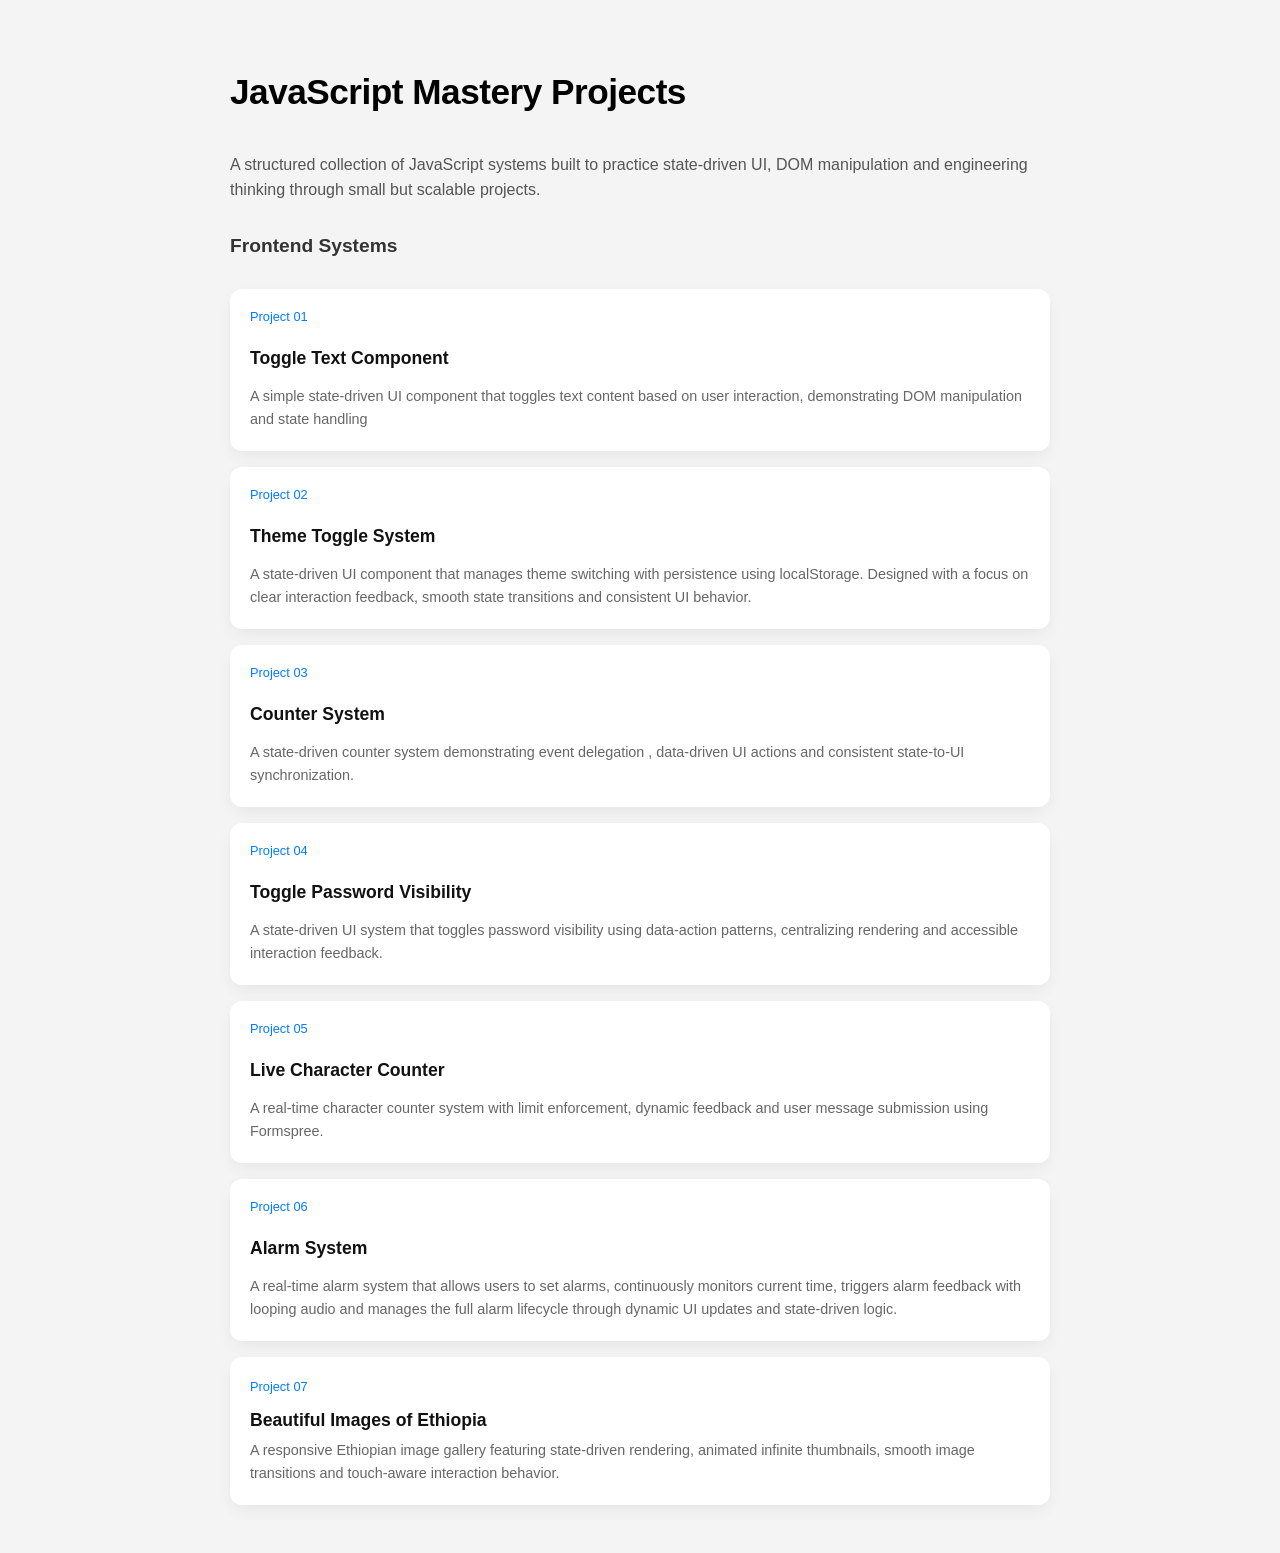
<file: index.html>
<!DOCTYPE html>
<html lang="en">

<head>
  <meta charset="UTF-8">
  <meta name="viewport" content="width=device-width, initial-scale=1.0">
  <title>JS Mastery Projects</title>
  <style>
    body {
      font-family: Arial, sans-serif;
      background: #f4f4f4;
      margin: 0;
      padding: 3rem 1.5rem;
    }

    .container {
      max-width: 820px;
      margin-inline: auto;

      padding-inline: 0.8rem;

      display: flex;
      flex-direction: column;
      gap: 2rem;

      position: relative;
    }

    h1 {
      font-size: 2.2rem;
      margin-block-end: 0.5rem;
      letter-spacing: -0.5px;
    }

    h2 {
      font-size: 1.2rem;
      margin: 0;
      color: #333;
    }

    p {
      color: #555;
      margin: 0;
      line-height: 1.6;
    }

    .grid {
      display: grid;
      gap: 1rem;
    }

    .card {
      background: white;
      padding: 1.25rem;
      border-radius: 12px;
      text-decoration: none;
      color: #111;
      box-shadow: 0 6px 18px -4px rgba(0, 0, 0, 0.08);
      transition: transform 0.3s ease, box-shadow 0.3s ease;

      display: flex;
      flex-direction: column;
      gap: 0.5rem;
    }

    .card:hover {
      transform: translateY(-5px);
      box-shadow: 0 12px 30px rgba(0, 0, 0, 0.15);
    }

    .card h3 {
      margin: 0.5rem 0;
      font-size: 1.1rem;
    }

    .card p {
      margin: 0;
      font-size: 0.9rem;
      color: #666;
    }

    .tag {
      font-size: 0.8rem;
      color: #007bff;
      margin-block-end: 0.5rem;
      display: inline-block;
    }

    a[href="dom/07-image-switcher/index.html"] {
      display: block;
    }

    .modal-overlay {
      position: fixed;
      inset: 0;
      z-index: 999;

      background-color: hsla(210, 50%, 0%, 0.3);
      opacity: 0;
      visibility: hidden;

      transition: opacity 0.5s ease, visibility 0.5s ease, background-color 0.5s ease;
    }

    .info {
      max-width: 24rem;
      padding: 0.5rem 1rem;
      padding-top: 2rem;

      background-color: hsl(210, 50%, 70%);
      border-radius: 1rem;
      box-shadow: 0 4px 8px hsla(210, 50%, 10%, 0.5);


      display: flex;
      flex-direction: column;
      gap: 1rem;

      position: fixed;
      bottom: 6%;
      right: 1rem;

      transform: translateX(150%);

      transition: transform 1.5s ease-out;

    }

    .modal-overlay.show {
      opacity: 1;
      visibility: visible;
      backdrop-filter: blur(3px);
      -webkit-backdrop-filter: blur(8px);
    }

    .modal-overlay.show .info {
      transform: translateX(3%);
    }

    .info p {
      color: #f1f1f1;
    }

    .info a {
      text-decoration: none;
      text-underline-offset: 0.2rem;
      color: #043d7a;
      font-size: 1.5rem;
      font-family: 'Times New Roman', Times, serif;
    }

    .info a:hover {
      text-decoration: underline;
      text-underline-offset: 0.5rem;
    }

    .close {
      position: absolute;
      top: 0.5rem;
      right: 0.5rem;

      background-color: transparent;
      border: none;

      font-size: 1rem;
      font-weight: 600;

      cursor: pointer;
    }

    .close:hover {
      background-color: hsl(210, 50%, 80%);
      border-radius: 50%;
    }
  </style>
</head>

<body>
  <main>
    <div class="container">
      <h1>JavaScript Mastery Projects</h1>
      <p>
        A structured collection of JavaScript systems built to practice state-driven UI, DOM manipulation and
        engineering thinking through small but scalable projects.
      </p>

      <h2>Frontend Systems</h2>

      <div class="grid">

        <a href="dom/01-toggle-text/index.html" class="card">
          <span class="tag">Project 01</span>
          <h3>Toggle Text Component</h3>
          <p>A simple state-driven UI component that toggles text content based on user interaction, demonstrating DOM
            manipulation and state handling</p>
        </a>

        <a href="dom/02-toggle-bg-color/index.html" class="card">
          <span class="tag">Project 02</span>
          <h3>Theme Toggle System</h3>
          <p>A state-driven UI component that manages theme switching with persistence using localStorage. Designed with
            a focus on clear interaction feedback, smooth state transitions and consistent UI behavior.</p>
        </a>

        <a href="dom/03-counter/index.html" class="card">
          <span class="tag">Project 03</span>
          <h3>Counter System</h3>
          <p>A state-driven counter system demonstrating event delegation , data-driven UI actions and consistent
            state-to-UI synchronization.
          </p>
        </a>

        <a href="dom/04-toggle-password-visibility/index.html" class="card">
          <span class="tag">Project 04</span>
          <h3>Toggle Password Visibility</h3>
          <p>A state-driven UI system that toggles password visibility using data-action patterns, centralizing
            rendering and accessible interaction feedback.
          </p>
        </a>

        <a href="dom/05-live-character-count/index.html" class="card">
          <span class="tag">Project 05</span>
          <h3>Live Character Counter</h3>
          <p>
            A real-time character counter system with limit enforcement, dynamic feedback and user message submission
            using Formspree.
          </p>
        </a>

        <a href="dom/06-alarm-system/index.html" class="card">
          <span class="tag">Project 06</span>
          <h3>Alarm System</h3>
          <p>
            A real-time alarm system that allows users to set alarms, continuously monitors current time, triggers alarm
            feedback
            with looping audio and manages the full alarm lifecycle through dynamic UI updates and state-driven logic.
          </p>
        </a>

        <a href="dom/07-image-switcher/index.html" class="card">
          <span class="tag">Project 07</span>
          <h3>Beautiful Images of Ethiopia</h3>
          <p>
           A responsive Ethiopian image gallery featuring state-driven rendering, animated infinite thumbnails, smooth image transitions and touch-aware interaction behavior.
          </p>
        </a>

        <div class="modal-overlay">
          <div class="info">
            <p>Do you want to visit my portfolio in progress?</p>

            <a href="http://teshomedev.github.io/my-portfolio" target="_blank" rel="noopener noreferrer">My personal
              portfolio</a>

            <button class="close">X</button>
          </div>
        </div>

      </div>
    </div>
  </main>

  <script>
    const modal = document.querySelector(".modal-overlay");
    const close = document.querySelector(".close");


    window.addEventListener("DOMContentLoaded", () => {

      const hasSeenModal = sessionStorage.getItem("portfolioModalSeen");

      if (!hasSeenModal) {
        setTimeout(() => {
          modal.classList.add("show");
        }, 2000);

        sessionStorage.setItem("portfolioModalSeen", "true");
      }
    });


    close.addEventListener("click", () => {
      modal.classList.remove("show");

      sessionStorage.setItem("portfolioModalSeen", "true");
    });

  </script>
</body>

</html>
</file>
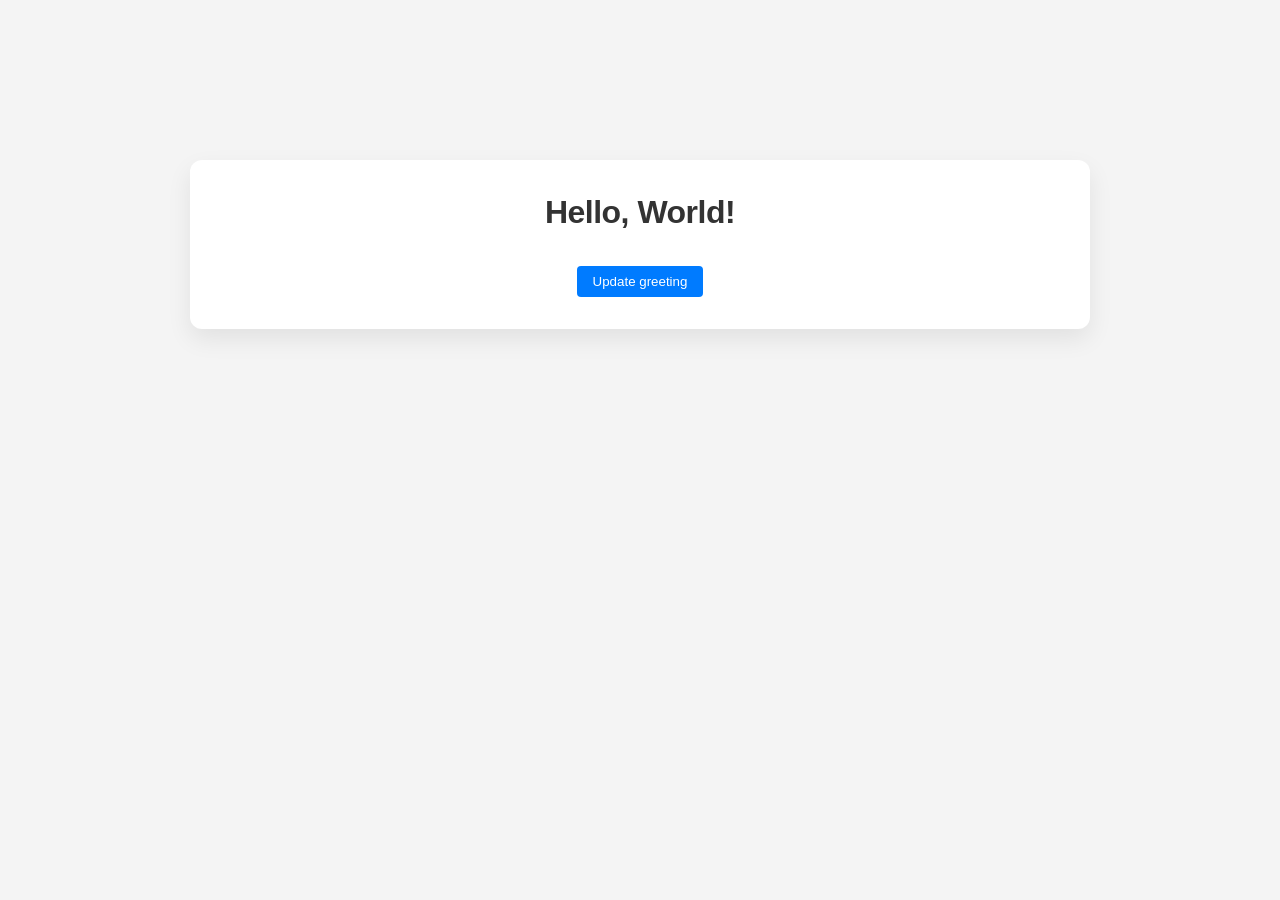
<file: dom/01-toggle-text/index.html>
<!DOCTYPE html>
<html lang="en">
<head>
  <meta charset="UTF-8">
  <meta name="viewport" content="width=device-width, initial-scale=1.0">
  <title>Toggle Text | JS Project</title>
  <link rel="stylesheet" href="style.css">
</head>
<body>
  <main class="container">
    <h1 class="container__title" id="greeting">Hello, World!</h1>
    <button class="container__btn-toggle" aria-controls="greeting">Update greeting</button>
  </main>
  
  <script src="script.js"></script>
</body>
</html>
</file>
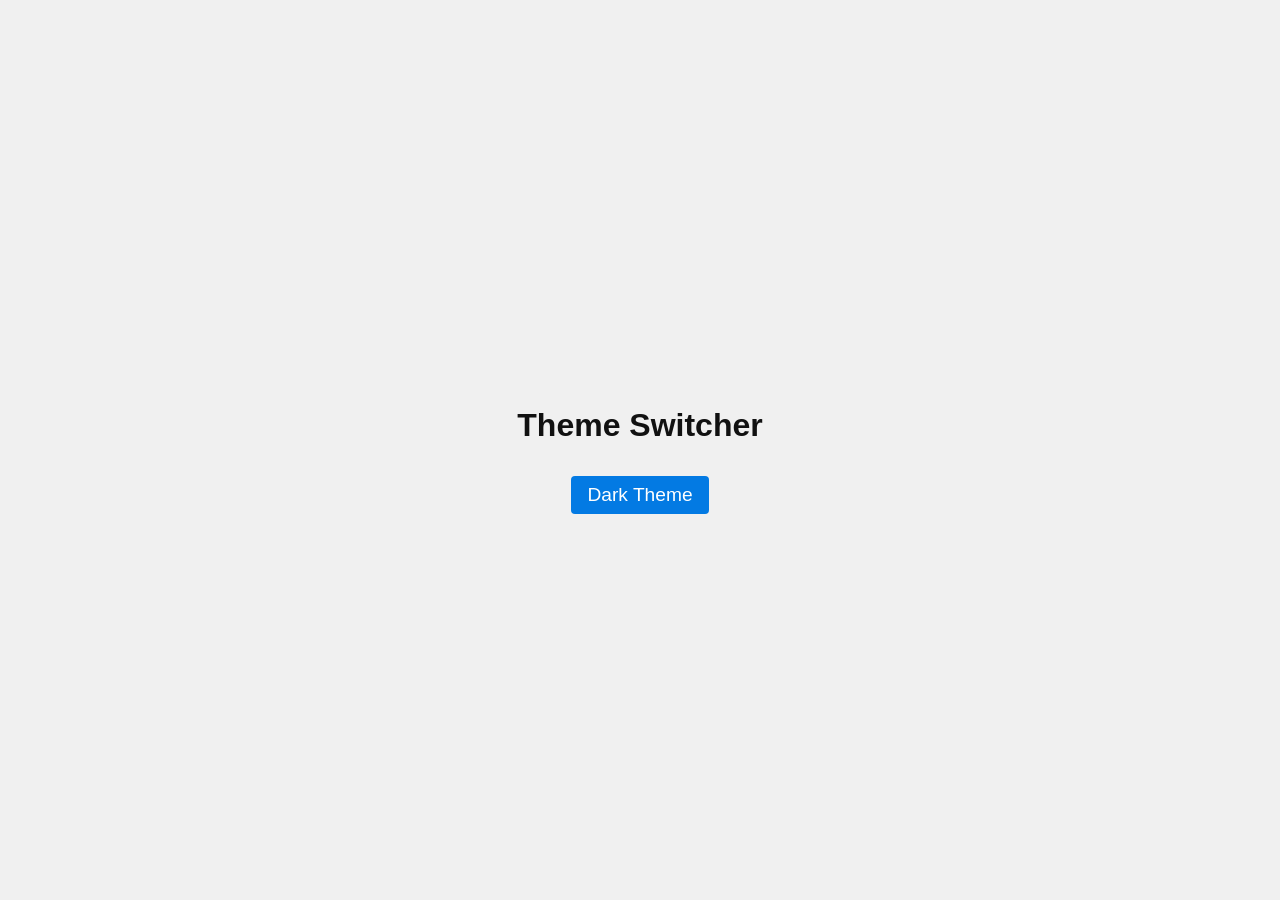
<file: dom/02-toggle-bg-color/index.html>
<!DOCTYPE html>
<html lang="en">
<head>
  <meta charset="UTF-8">
  <meta name="viewport" content="width=device-width, initial-scale=1.0">
  <title>Toggle Theme | JS Project</title>
  <link rel="stylesheet" href="style.css">
</head>
<body>
  <main class="container">
    <h1 class="container__title">Theme Switcher</h1>
    <button class="container__btn">Toggle Theme</button>
  </main>
  <script src="script.js"></script>
</body>
</html>
</file>
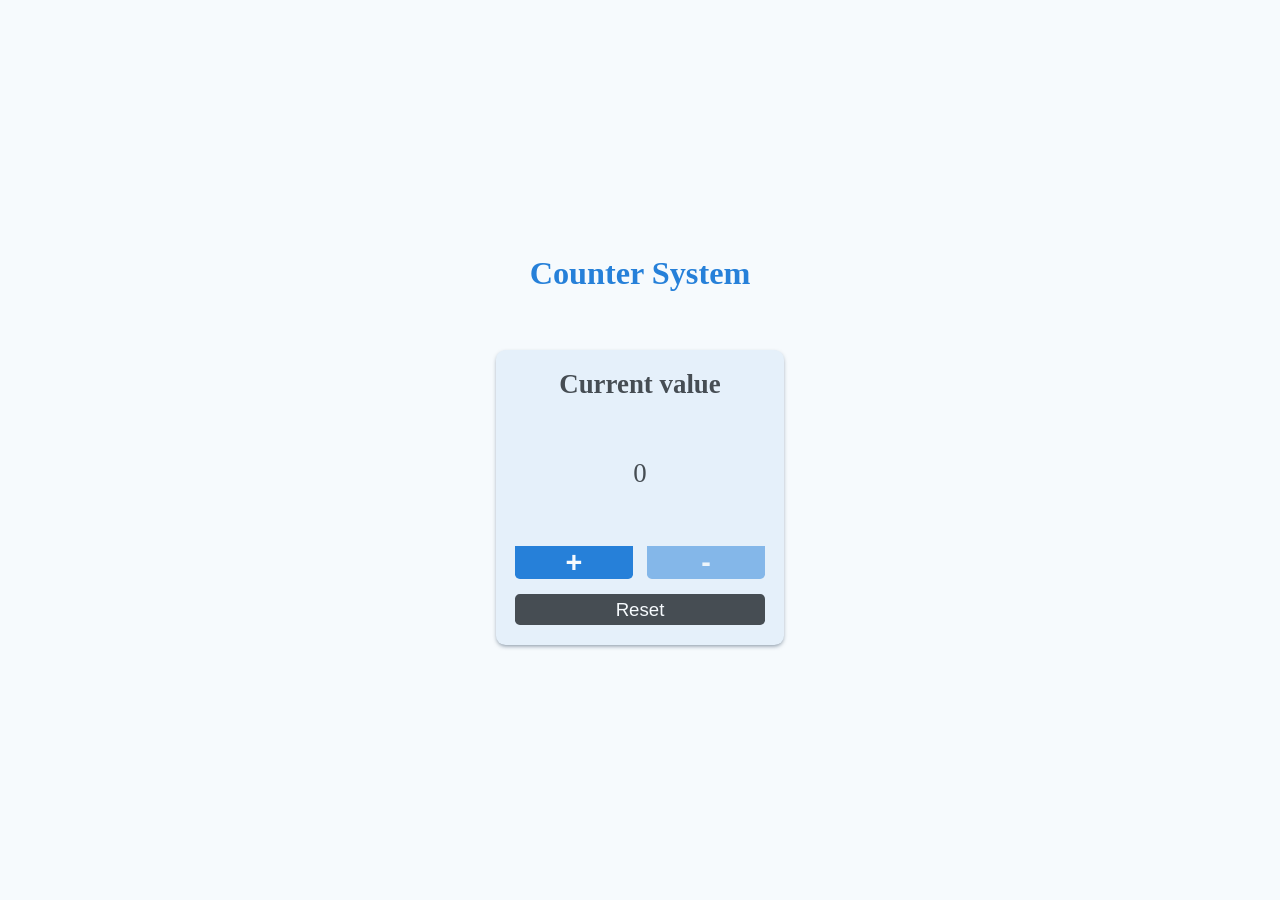
<file: dom/03-counter/index.html>
<!DOCTYPE html>
<html lang="en">
<head>
  <meta charset="UTF-8">
  <meta name="viewport" content="width=device-width, initial-scale=1.0">
  <title>Counter</title>
  <link rel="stylesheet" href="style.css">
</head>
<body>
  <main class="container">
    <h1 class="container__title">Counter System</h1>
    <div class="container__content">
      <h2 class="container__content-title">Current value</h2>
      <span class="container__current-value"></span>
      <div class="container__actions">
        <div class="container__counter-btn">
          <button class="container__btn container__btn-inc" data-action="increment">+</button>
          <button class="container__btn container__btn-dec" data-action="decrement">-</button>
        </div>
        
        <button class="container__btn-reset" data-action="reset">Reset</button>
      </div>
      
    </div>
  </main>
  <script src="script.js"></script>
</body>
</html>
</file>
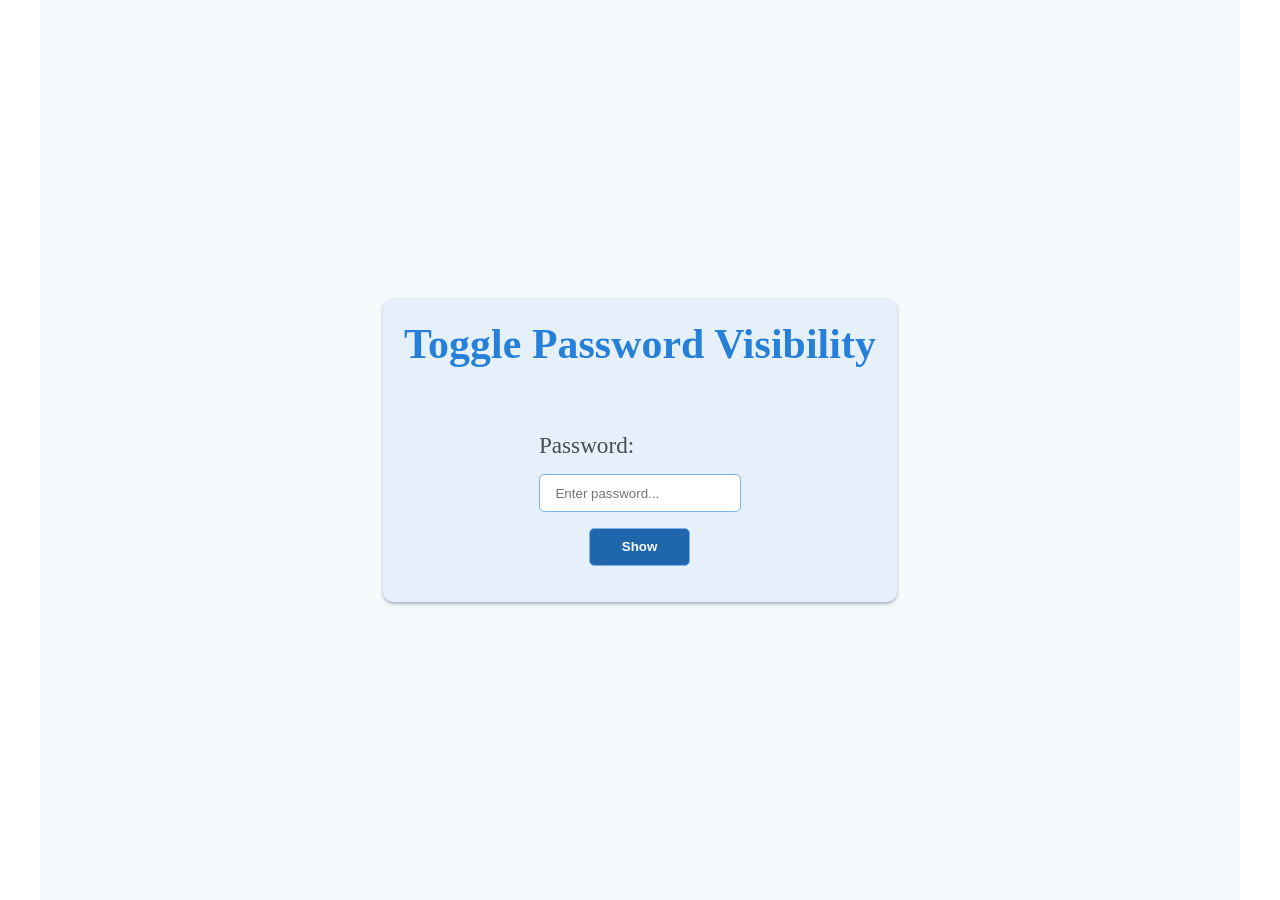
<file: dom/04-toggle-password-visibility/index.html>
<!DOCTYPE html>
<html lang="en">

<head>
  <meta charset="UTF-8">
  <meta name="viewport" content="width=device-width, initial-scale=1.0">
  <title>Toggle Pasword Visibility</title>
  <link rel="stylesheet" href="style.css">
</head>

<body>
  <main class="container">
    <div class="container__content">
      <h1 class="container__title">Toggle Password Visibility</h1>
      <div class="hideshow-container">
        <label for="password">Password: </label>
        <input 
        type="password" 
        id="password" placeholder="Enter password..." minlength="6" 
        maxlength="8" 
        class="hideshow-container__input">
        <button 
        class="hideshow-container__btn" 
        aria-label="Toggle password visibility" aria-pressed="false"
        data-action="toggle-visibility"
        >Show</button>
      </div>
    </div>
  </main>
  <script src="script.js"></script>
</body>

</html>
</file>
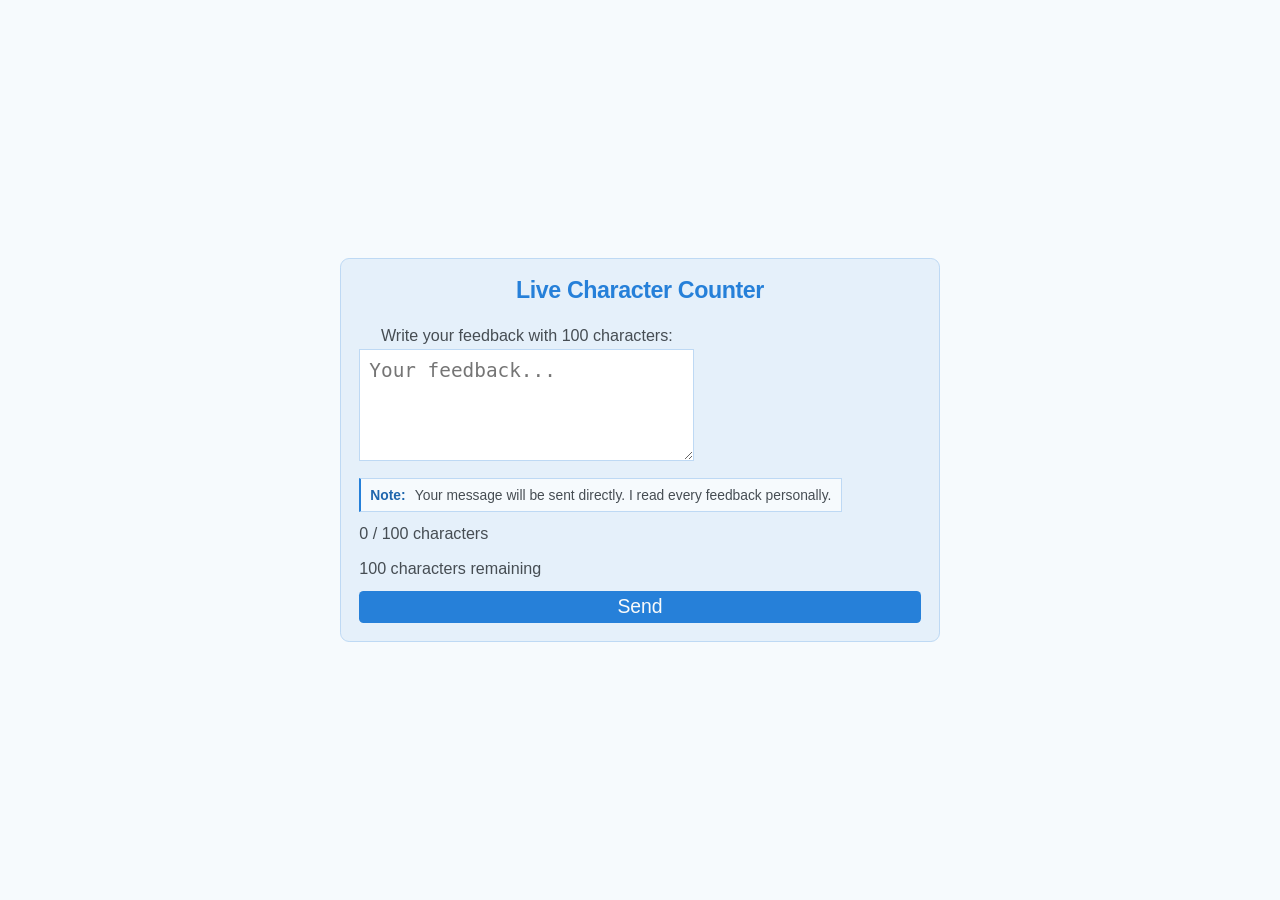
<file: dom/05-live-character-count/index.html>
<!DOCTYPE html>
<html lang="en">

<head>
  <meta charset="UTF-8">
  <meta name="viewport" content="width=device-width, initial-scale=1.0">
  <title>Character Counter</title>
  <link rel="stylesheet" href="style.css">
</head>

<body>
  <main class="container">
    <article class="card">
      <h1 class="card__title">Live Character Counter</h1>
      <form 
      class="card__content"
      action="https://formspree.io/f/xnjjovjv"
      method="POST"
      novalidate>
      
        <div class="input">
          <label 
          for="msg" 
          class="card__label">Write your feedback with 100 characters: </label>
          <textarea 
          name="message" 
          id="msg" 
          class="text-input" 
          cols="25" 
          rows="4" 
          placeholder="Your feedback..."
          required></textarea>
        </div>
        <p class="feedback-note">Your message will be sent directly. I read every feedback personally.</p>
        
        <p class="char-count">0 / 100 characters</p>
        <p class="feedback"></p>
        <button type="submit">Send</button>
      </form>
    </article>
  </main>
  <script src="script.js"></script>
</body>

</html>
</file>
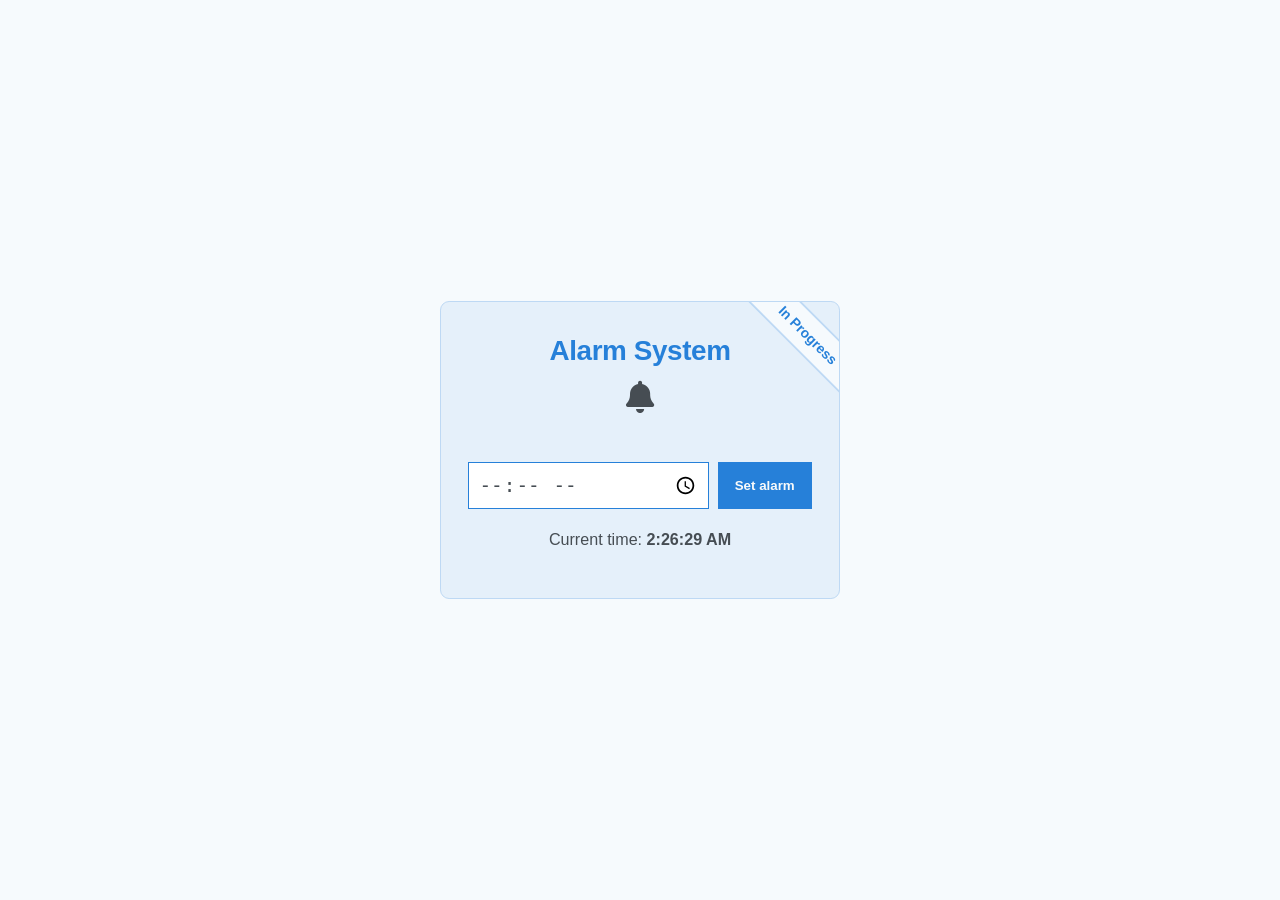
<file: dom/06-alarm-system/index.html>
<!DOCTYPE html>
<html lang="en">

<head>
  <meta charset="UTF-8">
  <meta name="viewport" content="width=device-width, initial-scale=1.0">
  <title>Alarm System</title>
  <link rel="stylesheet" href="https://cdnjs.cloudflare.com/ajax/libs/font-awesome/6.7.2/css/all.min.css">
  <link rel="stylesheet" href="style.css">
</head>

<body>
  <main class="container">
    
    <article class="card">
      <h2 class="card__title">Alarm System</h2>

      <div class="card__content">
        <div class="content-img">
          <i class="fa-solid fa-bell fa-2x"></i>
        </div>

        <div class="content-alarm">
          <div class="alarm-time__container">
            <p class="alarm-time">
              <span class="alarm-time__label"></span>
              <span class="alarm-time__time"></span>
            </p>
          </div>
          
          
          <form action="" class="alarm-form">
            <input type="time" class="alarm-form__input">
            <button type="submit" class="alarm-form__btn">Set alarm</button>
          </form>
          
          <div class="current-time-container">
            <p class="current-time__label">Current time: <span class="current-time__display"></span></p>
          </div>
          
          <div class="alarm-feedback__container">
            <p class="alarm-feedback"></p>
          </div>

        </div>
        
      </div>      

      <div class="card__badge">
        <span class="card__badge-info">In Progress</span>
        <div class="badge-pole"></div>
      </div>
    </article>
  </main>
  <script src="script.js"></script>
</body>

</html>
</file>
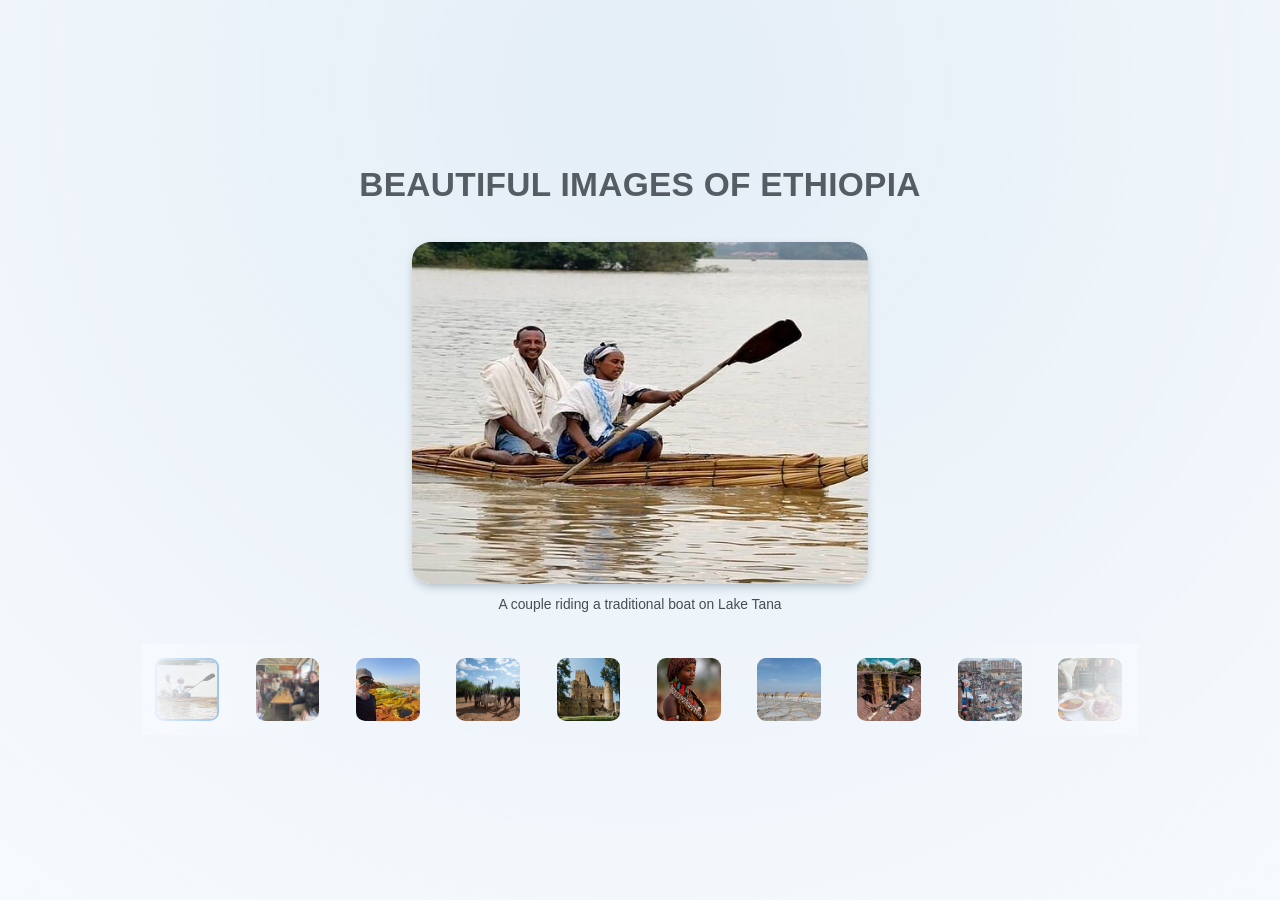
<file: dom/07-image-switcher/index.html>
<!DOCTYPE html>
<html lang="en">
<head>
  <meta charset="UTF-8">
  <meta name="viewport" content="width=device-width, initial-scale=1.0">
  <title>Image Switcher</title>

  <link rel="stylesheet" href="style.css">
</head>
<body>
  <main class="container">
    <article class="image-switcher">
      <h2 class="image-switcher__title">
        Beautiful Images of Ethiopia
      </h2>

      <div class="image-switcher-container">
        <figure class="active-image-wrapper">
          <div class="active-image-container">
            <img class="active-image" />
          </div>
          
          <figcaption class="active-image-desc">

          </figcaption> 
        </figure>
        
        <div class="thumbnails-list-wrapper">
          <div class="thumbnails-list-track">

            <ul class="thumbnails-list"></ul>
            <ul class="thumbnails-list"></ul>

          </div>
        </div>
        

      </div>
    </article>
  </main>
  <script src="script.js"></script>
</body>
</html>
</file>
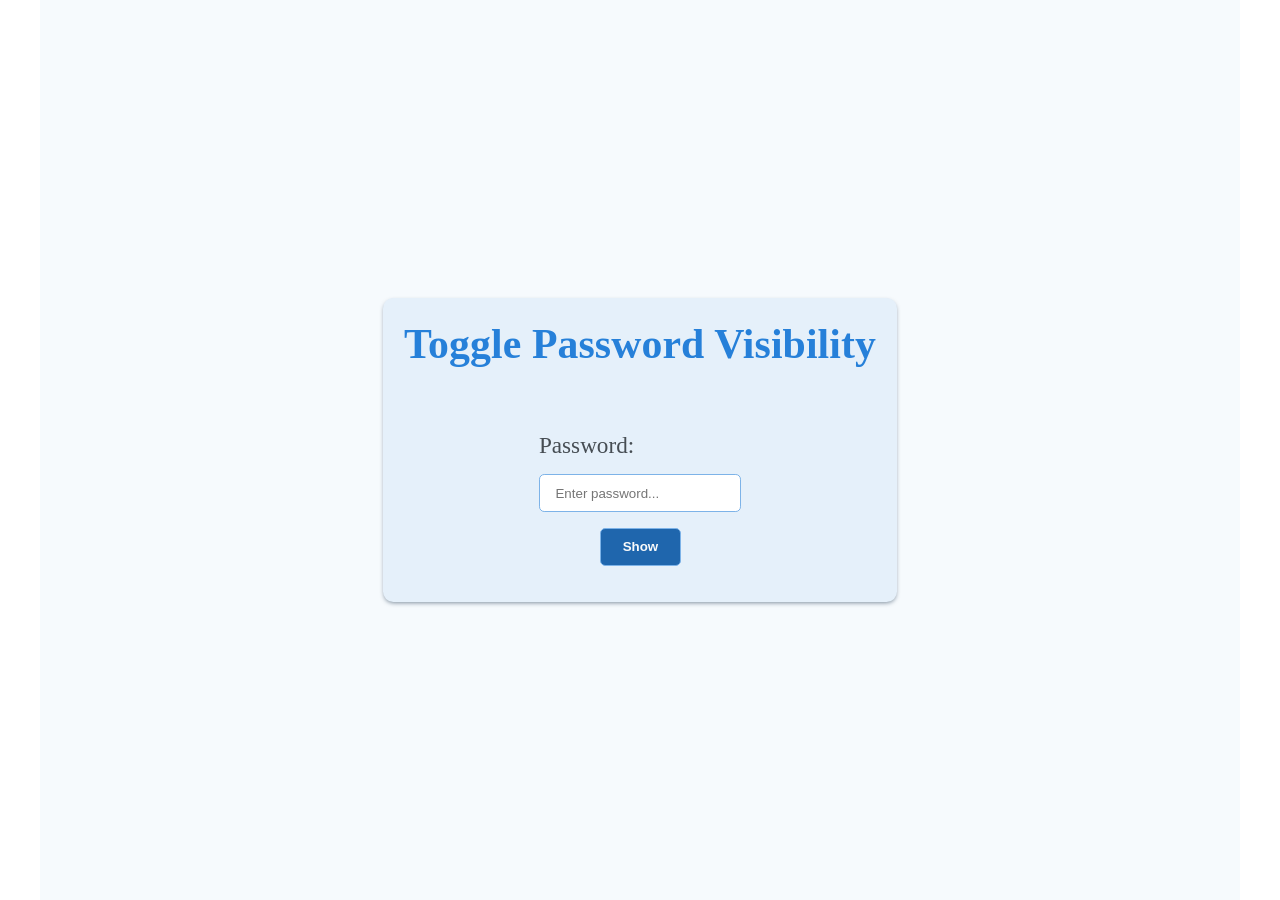
<file: dom/04-hide/show-passord/index.html>
<!DOCTYPE html>
<html lang="en">

<head>
  <meta charset="UTF-8">
  <meta name="viewport" content="width=device-width, initial-scale=1.0">
  <title>Hide/Show Pasword</title>
  <link rel="stylesheet" href="style.css">
</head>

<body>
  <main class="container">
    <div class="container__content">
      <h1 class="container__title">Toggle Password Visibility</h1>
      <div class="hideshow-container">
        <label for="password">Password: </label>
        <input 
        type="password" 
        id="password" placeholder="Enter password..." minlength="6" 
        maxlength="8" 
        class="hideshow-container__input">
        <button 
        class="hideshow-container__btn" 
        aria-label="Toggle password visibility" aria-pressed="false"
        data-action="toggle-visibility"
        >Show</button>
      </div>
    </div>
  </main>
  <script src="script.js"></script>
</body>

</html>
</file>
<file: dom/01-toggle-text/style.css>
:root {
  --primary: #007bff;
  --primary-dark: #0474ec;
  --bg: #f4f4f4;
  --surface-bg: #fff;
  --text: #333;
}

* {
  margin: 0;
  padding: 0;
  box-sizing: border-box;
}

body {
  font-family: Arial, sans-serif;
  background-color: var(--bg);
}

.container {
  display: flex;
  justify-content: center;
  align-items: center;
  flex-direction: column;
  gap: 2rem;

  max-width: 900px;
  height: min-content;
  padding: 2rem;
  margin: 10rem auto;

  color: var(--text);
  background-color: var(--surface-bg);
  border-radius: 12px;
  box-shadow: 0 10px 25px  rgba(0, 0, 0, 0.08);
}

.container__title {
    font-size: 2rem;
    line-height: 1.3;
    text-align: center;

    letter-spacing: -0.5px;

    color: var(--text);
    transition: color 0.3s ease, opacity 0.3s ease;
  }

.container__title.active {
  color: var(--primary);
  font-weight: 600;
}

.container__btn-toggle {
  padding: 0.5rem 1rem;
  background-color: var(--primary);
  color: #fff;
  border: none;
  border-radius: 0.25rem;
  cursor: pointer;
  transition: background-color 0.3s ease-out, transform 0.3s ease-out;
}

.container__btn-toggle:hover {
      background-color: var(--primary-dark);
      transform: translateY(-2px);
    }

.container__btn-toggle:active {
  transform: translateY(0) scale(0.96);
}
</file>
<file: dom/02-toggle-bg-color/style.css>
:root {
  --color-bg-light: #f0f0f0;
  --color-bg-dark: #121212;

  --color-text-light: #111;
  --color-text-dark: #e5e5e5;

  --color-primary: #037ae3;

  --color-btn-text: #fff;
  --color-btn-bg: var(--color-primary);
  --color-btn-bg-hover: #0456d0;

  --transition-base: 0.4s ease;
}

body {
  margin: 0;
  font-family: Arial, sans-serif;
  transition: background-color var(--transition-base), color var(--transition-base);

  min-height: 100vh;
  display: flex;
  justify-content: center;
  align-items: center;
}

body.light {
  background-color: var(--color-bg-light);
  color: var(--color-text-light);
}

body.dark {
  background-color: var(--color-bg-dark);
  color: var(--color-text-dark);
}
.container {
  display: flex;
  flex-direction: column;
  justify-content: center;
  align-items: center;
  gap: 1rem;
}

.container__title {
      font-size: 2rem;
      margin-bottom: 1rem;
    }

.container__btn {
  border: none;
  padding: 0.5rem 1rem;
  background-color: var(--color-btn-bg);
  color: var(--color-btn-text);
  font-size: 1.2rem;
  cursor: pointer;
  border-radius: 0.25rem;
  transition: background-color var(--transition-base), transform 0.1s ease;
}

    
.container__btn:hover {
  background-color: var(--color-btn-bg-hover);
}

.container__btn:active {
  transform: scale(0.97);
}
</file>
<file: dom/03-counter/style.css>
:root {
--space-unit: 0.25rem;

--font-base: clamp(1rem, 0.5rem + 1vw, 1.2rem);
--text-ratio: 1.2;

  --h: 210;
  --s: 70%;

  --primary: hsl(var(--h), var(--s), 50%);
  --primary-light: hsl(var(--h), var(--s), 98%);
  --primary-dark: hsl(var(--h), 8%, 30%);
  --surface: hsl(var(--h), var(--s), 94%);

  --accent-h: 230;
  --accent: hsl(var(--accent-h), 8%, 50%);
  --on-accent: hsl(var(--accent-h), 8%, 98%);
  --box-shadow: hsla(var(--h), var(--s), 15%, 0.5);


  --text-1: calc(var(--font-base) / var(--text-ratio));
  --text-2: var(--font-base);
  --text-3: calc(var(--text-2) * var(--text-ratio));
  --text-4: calc(var(--text-3) * var(--text-ratio));

  --space-1: var(var(--space-unit));
  --space-2: calc(var(--space-unit) * 2);
  --space-3: calc(var(--space-unit) * 3);
  --space-4: calc(var(--space-unit) * 4);


  /* Tokens */
  --main-bg: var(--primary-light);
  --surface-bg: var(--surface);

  --text-color-primary: var(--primary);
  --text-color-dark: var(--primary-dark);

  --text-sm: var(--text-1);
  --text-base: var(--text-2);
  --text-md: var(--text-3);
  --text-lg: var(--text-4);

  --space-xs: var(--space-1);
  --space-sm: var(--space-2);
  --space-md: var(--space-3);
  --space-lg: var(--space-4);


  --shadow: var(--box-shadow);

  --container-radius: 0.5rem;
  --btn-radius: 0.25rem;
}

* {
  margin: 0;
  padding: 0;
  box-sizing: border-box;
}

html {
  font-size: var(--font-base);
}

body {
  display: grid;
  place-items: center;
  height: 100vh;

  background-color: var(--main-bg);
}

.container {
  width: 100%;
  display: flex;
  flex-direction: column;
  justify-content: center;
  align-items: center;
  gap: 3rem;
  font-size: var(--text-base);
  padding: var(--space-lg);
}

.container__content {
  width: 100%;
  max-width: 15rem;

  padding: var(--space-lg);
  display: flex;
  justify-content: center;
  align-items: center;
  flex-direction: column;
  gap: 3rem;
  color: var(--text-color-dark);
  background-color: var(--surface-bg);
  border-radius: var(--container-radius);
  box-shadow: 0 2px 4px -1px var(--shadow);
  transition: transform 0.1s ease-out, box-shadow 0.1s ease-out;

  &:hover {
    transform: translateY(-4px);
    box-shadow: 0 15px 20px -5px var(--shadow);
  }
}

.container__title {
  font-size: var(--text-lg);
  color: var(--text-color-primary);
}

.container__content-title {
  font-size: var(--text-md);
}

.container__counter-btn {
  width: 100%;
  display: flex;
  justify-content: space-between;
  gap: var(--space-md);
}

.container__btn-inc {
  width: 100%;
  padding: var(--space-xs) var(--space-sm);
  background-color: var(--primary);
  color: var(--primary-light);
  font-size: 1.5rem;
  font-weight: bold;
  border: none;

  cursor: pointer;
  transition: transform 0.1s ease-out;

  flex: 1 1 0;
  
  &:active {
    transform: translateY(2px);
  }

}

.container__btn-dec {
  width: 100%;
  padding: var(--space-xs) var(--space-sm);
  background-color: var(--primary);
  color: var(--primary-light);
  font-size: 1.5rem;
  font-weight: bold;
  border: none;

  cursor: pointer;
  transition: transform 0.1s ease-out;

  flex: 1 1 0;
  
  &:active {
    transform: translateY(2px);
  }

  &:disabled {
    opacity: 0.5;
    cursor: not-allowed;
  }
}

.container__current-value {
  font-size: var(--text-md);
  width: 6rem;
  text-align: center;
}

.container__btn {
  border-bottom-right-radius: var(--btn-radius);
  border-bottom-left-radius: var(--btn-radius);
}

.container__actions {
  width: 100%;
}

.container__btn-reset {
  width: 100%;
  padding: calc(var(--space-sm) * 0.5);
  margin-top: var(--space-md);

  border:none;
  border-radius: var(--btn-radius);
  color: var(--primary-light);
  background-color: var(--primary-dark);

  cursor: pointer;

  font-size: var(--text-sm);

  transition: box-shadow 0.3s ease;
}

.container__btn-reset:hover {
  box-shadow: 0 2px 6px var(--shadow);
}

.container__btn-reset:active {
  transform: scale(0.98);
}
</file>
<file: dom/04-toggle-password-visibility/style.css>
:root {
--space-unit: 0.25rem;

--font-base: clamp(1rem, 0.5rem + 1vw, 1.5rem);

  --h: 210;
  --s: 70%;

  --primary: hsl(var(--h), var(--s), 50%);
  --primary-light: hsl(var(--h), var(--s), 98%);
  --primary-dark: hsl(var(--h), 8%, 30%);
  --surface: hsl(var(--h), var(--s), 94%);
  --surface-br: hsl(var(--h) var(--s) 70%);

  --accent-h: 210;
  --accent: hsl(var(--accent-h), 70%, 40%);
  --on-accent: hsl(var(--accent-h), 8%, 98%);
  --shadow: hsla(var(--h), var(--s), 15%, 0.5);


  --text-1: var(--font-base);
  --text-2: calc(var(--font-base) / 1.2);
  --text-3: calc(var(--font-base) * 1.2);
  --text-4: calc(var(--text-3) * 1.2);

  --space-1: var(--space-unit);
  --space-2: calc(var(--space-unit) * 2);
  --space-3: calc(var(--space-unit) * 3);
  --space-4: calc(var(--space-unit) * 4);


  /* Tokens */
  --main-bg: var(--primary-light);
  --surface-bg: var(--surface);
  --surface-border: var(--surface-br);

  --text-color-primary: var(--primary);
  --text-color-dark: var(--primary-dark);

  --text-base: var(--font-base);
  --text-sm: var(--text-1);
  --text-md: var(--text-2);
  --text-lg: var(--text-3);

  --space-xs: var(--space-1);
  --space-sm: var(--space-2);
  --space-md: var(--space-3);
  --space-lg: var(--space-4);


  --shadow-1: 0 2px 8px -2px var(--shadow);

  --container-radius: 0.5rem;
  --radius-sm: 0.25rem;
  --radius-md: 0.5rem;
  --radius-lg: 1rem
}

* {
  margin: 0;
  padding: 0;
  box-sizing: border-box;
}

html {
  font-size: var(--font-base);
}

body {
 display: grid;
}

h1 { 
  font-size: var(--text-lg);
  line-height: 1.2;
  letter-spacing: 0.1px;
}

.container {
  max-width: 1200px;
  width: 100%;
  display: flex;
  flex-direction: column;
  justify-content: center;
  align-items: center;
  height: 100vh;
  background-color: var(--main-bg);
  font-size: var(--text-base);
  padding-inline: var(--space-lg);
  margin-inline: auto;
}
 
.container__title {
  font-size: calc(var(--text-lg) * 1.5);
  color: var(--text-color-primary);
}

.container__content {
  padding: var(--space-lg);
  display: flex;
  justify-content: center;
  align-items: center;
  flex-direction: column;
  gap: 3rem;
  color: var(--text-color-dark);
  background-color: var(--surface-bg);
  border-radius: var(--container-radius);
  box-shadow: 0 2px 4px -1px var(--shadow);
  transition: transform 0.1s ease-out, box-shadow 0.1s ease-out;

  &:hover {
    transform: translateY(-4px);
    box-shadow: 0 15px 20px -5px var(--shadow);
  }
}

.hideshow-container__label {
  color: var(--text-color-primary);
}

.hideshow-container__input,
.hideshow-container__btn {
  display: block;
  margin: var(--space-md);
  margin-inline: auto;
  padding: var(--space-sm) var(--space-md);
  border-radius: var(--radius-sm);
  border: 1px solid var(--surface-border);
}

.hideshow-container__input:hover {
  box-shadow: var(--shadow-1);
}

.hideshow-container__input:focus {
  outline: 1px solid var(--primary);
}

.hideshow-container__btn {
  background-color: var(--accent);
  color: var(--on-accent);
  font-weight: 700;

  cursor: pointer;
  transition: transform 0.1s ease-out, background-color 0.3s ease;
  width: 50%;
}

.hideshow-container__btn:hover {
  background-color: hsl(var(--accent-h), 70%, 35%);
}

.hideshow-container__btn:active {
  transform: translateY(4px);
}
</file>
<file: dom/05-live-character-count/style.css>
:root {
  --space-unit: 0.25rem;

  --font-base: clamp(1rem, 0.5rem + 0.8vw, 1.5rem);

  --h: 210;
  --s: 70%;

  --warning-h: 0;

  --primary: hsl(var(--h), var(--s), 50%);
  --primary-light: hsl(var(--h), var(--s), 98%);
  --primary-dark: hsl(var(--h), 8%, 30%);
  --surface: hsl(var(--h), var(--s), 94%);
  --surface-br: hsl(var(--h), var(--s), 85%); 

  --color-warning: hsl(var(--warning-h), 80%, 50%);

  --accent-h: 210;
  --accent: hsl(var(--accent-h), 70%, 40%);
  --on-accent: hsl(var(--accent-h), 8%, 98%);
  --shadow: hsla(var(--h), var(--s), 15%, 0.4);

  --space-1: var(--space-unit);
  --space-2: calc(var(--space-unit) * 2);
  --space-3: calc(var(--space-unit) * 3);
  --space-4: calc(var(--space-unit) * 4);

  --hover: hsl(var(--h), var(--s), 40%);


  /* Tokens */
  --main-bg: var(--primary-light);
  --surface-bg: var(--surface);
  --surface-border: var(--surface-br);

  --color-limit-warning: var(--color-warning);

  --text-color-primary: var(--primary);
  --text-color-dark: var(--primary-dark);

  --text-base: var(--font-base);
  --text-xs: calc(var(--font-base) / 1.4);
  --text-sm: calc(var(--font-base) / 1.2);
  --text-md: calc(var(--text-sm) * 1.2);
  --text-lg: calc(var(--text-md) * 1.2);

  --space-xs: var(--space-1);
  --space-sm: var(--space-2);
  --space-md: var(--space-3);
  --space-lg: var(--space-4);

  --primary-hover: var(--hover);
  --shadow-1: 0 4px 12px -4px var(--shadow);

  --container-radius: 0.5rem;
  --radius-sm: 0.25rem;
  --radius-md: 0.5rem;
  --radius-lg: 1rem;
}

* {
  margin: 0;
  padding: 0;
  box-sizing: border-box;
}

html {
  font-size: var(--font-base);
}

body {
  font-size: var(--text-sm);
  font-family: Arial, sans-serif;
  line-height: 1.6;
  background-color: var(--main-bg);
  color: var(--text-color-dark);

  text-align: center;
}

h1 { 
  font-size: var(--text-lg);
  line-height: 1.2;
  letter-spacing: -0.4px;
  color: var(--text-color-primary);

  margin-bottom: var(--space-lg);
}

.container {
  max-width: 1200px;
  width: 100%;

  display: flex;
  flex-direction: column;
  justify-content: center;
  align-items: center;
  min-height: 100vh;
  
  padding: var(--space-md);
  margin-inline: auto;
}

.card {
  max-width: 600px;
  width: 100%;

  padding: var(--space-lg);

  background-color: var(--surface-bg);
  border: 1px solid var(--surface-border);
  border-radius: var(--radius-md);

  transition: box-shadow 0.3s ease, transform 0.3s ease;
}

.card:hover{
  box-shadow: var(--shadow-1);
  transform: translateY(-2px);
}

.card__content {
  display: flex;
  flex-direction: column;
  align-items: flex-start;
  gap: var(--space-sm);
}

.card__label {
  display: block;
  font-size: var(--text-sm);
}

.text-input {
  width: 100%;
  font-size: var(--text-base);
  padding: var(--space-sm);

  color: var(--text-color-primary);
  border: 1px solid var(--surface-border);

  transition: box-shadow 0.3s ease;
}

.text-input:hover {
  box-shadow: 0 2px 4px var(--shadow);
  border: 1px solid var(--primary);
}
 
.text-input:focus {
  outline: 1px solid var(--primary);
}

.feedback-note {
  font-size: var(--text-xs);

  padding: var(--space-xs) var(--space-sm);

  background-color: var(--main-bg);
  border: 1px solid var(--surface-border);
  border-left: 2px solid var(--primary);

  display: inline-flex;
  gap: var(--space-sm);
}

.feedback-note::before {
  content: "Note:";
  color: var(--accent);

  font-weight: 600;
}

.feedback {
  font-size: var(--text-sm);
  color: var(--text-color-dark);
}

.max--limit {
  color: var(--color-limit-warning);
}

.feedback--warning {
  color: var(--primary);
  font-weight: 500;
}

.feedback--limit {
  color: hsl(var(--h), var(--s), 35%);
  font-weight: 600;
}

.card__content [type="submit"] {
  width: 100%;
  font-size: var(--text-base);
  padding: var(--space-xs) var(--space-sm);

  border: none;
  background-color: var(--primary);
  color: var(--on-accent);
  border-radius: var(--radius-sm);

  transition: background-color 0.3s ease, transform 0.3s ease;
}

.card__content [type="submit"]:hover {
  background-color: var(--primary-hover);
}

.card__content [type="submit"]:active {
  transform: translateY(2px);
}
</file>
<file: dom/06-alarm-system/style.css>
:root {
  --space-unit: 0.25rem;
  --size-unit: 0.25rem;

  --font-base: clamp(1rem, 0.5rem + 0.8vw, 1.5rem);

  --h: 210;
  --s: 70%;

  --warning-h: 0;
  --info: hsl(var(--h), 50%, 50%);

  --primary: hsl(var(--h), var(--s), 50%);
  --primary-light: hsl(var(--h), var(--s), 98%);
  --primary-dark: hsl(var(--h), 8%, 30%);
  --surface: hsl(var(--h), var(--s), 94%);
  --surface-br: hsl(var(--h), var(--s), 85%); 

  --warning: hsl(var(--warning-h), 80%, 50%);
  --color-warning-hover: hsl(var(--warning-h), 80%, 45%);

  --accent-h: 210;
  --accent: hsl(var(--accent-h), 70%, 40%);
  --on-accent: hsl(var(--accent-h), 8%, 98%);
  --shadow: hsla(var(--h), var(--s), 15%, 0.4);
  --hover: hsl(var(--h), var(--s), 40%);

  --space-1: var(--space-unit);
  --space-2: calc(var(--space-unit) * 2);
  --space-3: calc(var(--space-unit) * 3);
  --space-4: calc(var(--space-unit) * 4);

  --hover: hsl(var(--h), var(--s), 40%);


  /* Tokens */
  --main-bg: var(--primary-light);
  --surface-bg: var(--surface);
  --surface-border: var(--surface-br);

  --hover-btn: var(--hover);

  --color-warning: var(--warning);
  --color-bg-info: var(--info);

  --text-color-primary: var(--primary);
  --text-color-dark: var(--primary-dark);

  --text-base: var(--font-base);
  --text-xs: calc(var(--font-base) / 1.4);
  --text-sm: calc(var(--font-base) / 1.2);
  --text-md: calc(var(--text-sm) * 1.2);
  --text-lg: calc(var(--text-md) * 1.2);
  --text-xl: calc(var(--text-lg) * 1.2);

  --space-xs: var(--space-1);
  --space-sm: var(--space-2);
  --space-md: var(--space-3);
  --space-lg: var(--space-4);

  --size-xs: var(--size-unit);

  --primary-hover: var(--hover);
  --shadow-1: 0 4px 12px -4px var(--shadow);

  --container-radius: 0.5rem;
  --radius-sm: 0.25rem;
  --radius-md: 0.5rem;
  --radius-lg: 1rem;
}

* {
  margin: 0;
  padding: 0;
  box-sizing: border-box;
}

html {
  font-size: var(--font-base);
}

body {
  font-size: var(--text-sm);
  font-family: Arial, sans-serif;
  line-height: 1.6;
  background-color: var(--main-bg);
  color: var(--text-color-dark);

  text-align: center;
}

.container {
  max-width: 1200px;
  width: 100%;

  display: flex;
  flex-direction: column;
  justify-content: center;
  align-items: center;
  min-height: 100vh;
  
  padding: var(--space-md);
  margin-inline: auto;
}

.card {
  max-width: 400px;
  width: 100%;

  overflow: hidden;

  padding: var(--space-md);

  position: relative;
  z-index: 10;

  display: inline-flex;
  flex-direction: column;
  justify-content: center;
  align-items: center;
  gap: var(--space-md);

  background-color: var(--surface-bg);
  border: 1px solid var(--surface-border);
  border-radius: var(--radius-md);

  transition: box-shadow 0.3s ease, transform 0.3s ease;
}

.card:hover{
  box-shadow: var(--shadow-1);
  transform: translateY(-2px);
}

.card__title {
  font-size: var(--text-xl);

  line-height: 1.2;
  letter-spacing: -0.4px;
  color: var(--text-color-primary);

  margin-top: var(--space-lg);
}

.card__content {
  width: 100%;
  display: flex;
  flex-direction: column;
  justify-content: space-between;
  align-items: center;
  flex-wrap: wrap;

  gap: var(--space-md);
}

.content-alarm {
  width: 100%;
  padding: var(--space-md);

  display: flex;
  flex-direction: column;
  gap: var(--space-lg);
  
}

.active {
  font-weight: 700;
  color: var(--primary);
}

.current-time__display,
.alarm-time__time {
  font-weight: 700;
}

.alarm-form {
  width: 100%;
  display: flex;
  justify-content: center;
  gap: var(--space-sm);
}

.alarm-form__input {
  width: 70%;
  font-size: var(--text-base);
  padding: var(--space-sm);

  color: var(--text-color-dark);
  border: 1px solid var(--primary);

  transition: box-shadow 0.3s ease;
}

.alarm-form__input:hover {
  box-shadow: 0 2px 4px var(--shadow);
  border: 1px solid var(--primary);
}
 
.alarm-form__input:focus {
  outline: 1px solid var(--primary);
}

.alarm-form__btn {
  flex: 1;

  font-weight: 600;

  background-color: var(--primary);
  border: none;
  color: var(--on-accent);

  transition: background-color 0.2s ease, transform 0.1s ease;
}

.alarm-form__btn:hover {
  background-color: var(--hover-btn);
}

.alarm-form__btn:active {
  transform: scale(0.96);
}

 .alarm-feedback {
  width: 60%;
  font-size: var(--text-sm);
  color: var(--text-color-dark);

  white-space: wrap;
}

.alarm-time__container,
.alarm-feedback__container {
  width: 100%;
  display: flex;
  justify-content: space-between;
  align-items: center;
  flex-wrap: wrap;
  gap: var(--space-md);
}


.alarm__delete-btn,
.delete-btn {
  min-width: 0;
  font-weight: 600;

  background-color: var(--color-warning);
  border: none;
  border-radius: var(--size-xs);
  color: var(--on-accent);

  padding: var(--space-xs) var(--space-md);

  cursor: pointer;

  transition: background-color 0.3s ease, scale 0.1s ease;
}

.alarm__delete-btn:hover,
 .delete-btn:hover {
  background-color: var(--color-warning-hover);
}

.alarm__delete-btn:active, 
.delete-btn:active {
 scale: 0.96;
}

.card__badge {
  width: clamp(9rem, 1vw + 0.5rem, 12rem);
  position: absolute;
  top: 1.2rem;
  right: -2.8rem;
  rotate: 45deg; 

  font-size: var(--text-xs);
  font-weight: 600;
}

.card__badge-info {
  padding: var(--space-sm) calc(var(--space-lg) + var(--space-lg));

  background-color: var(--main-bg);
  color: var(--text-color-primary);
  border: 2px  solid var(--surface-border);
  white-space: nowrap;
}
</file>
<file: dom/07-image-switcher/style.css>
:root {
  --space-unit: 0.25rem;
  --size-unit: 0.25rem;

  --font-base: clamp(16px, 0.5rem + 0.8vw, 24px);

  --h: 210;
  --s: 70%;

  --warning-h: 0;
  --info: hsl(var(--h), 50%, 50%);

  --primary: hsl(var(--h), var(--s), 50%);
  --primary-light: hsl(var(--h), var(--s), 98%);
  --primary-dark: hsl(var(--h), 8%, 30%);
  --surface: hsl(var(--h), var(--s), 94%);
  --surface-br: hsl(var(--h), var(--s), 85%); 

  --warning: hsl(var(--warning-h), 80%, 50%);
  --color-warning-hover: hsl(var(--warning-h), 80%, 45%);

  --accent-h: 210;
  --accent: hsl(var(--accent-h), 70%, 40%);
  --on-accent: hsl(var(--accent-h), 8%, 98%);
  --shadow: hsla(var(--h), var(--s), 15%, 0.4);
  --hover: hsl(var(--h), var(--s), 40%);

  --space-1: var(--space-unit);
  --space-2: calc(var(--space-unit) * 2);
  --space-3: calc(var(--space-unit) * 3);
  --space-4: calc(var(--space-unit) * 4);

  --hover: hsl(var(--h), var(--s), 40%);


  /* Tokens */
  --main-bg: var(--primary-light);
  --surface-bg: var(--surface);
  --surface-border: var(--surface-br);

  --hover-btn: var(--hover);

  --color-warning: var(--warning);
  --color-bg-info: var(--info);

  --text-color-primary: var(--primary);
  --text-color-dark: var(--primary-dark);

  --text-base: var(--font-base);
  --text-xs: calc(var(--text-base) / 1.4);
  --text-sm: calc(var(--text-base) / 1.2);

  --text-md: calc(var(--text-base) * 1.2);
  --text-lg: calc(var(--text-base) * 1.44);
  --text-xl: calc(var(--text-base) * 1.728);

  --space-xs: var(--space-1);
  --space-sm: var(--space-2);
  --space-md: var(--space-3);
  --space-lg: var(--space-4);

  --size-xs: var(--size-unit);
  --size-sm: calc(var(--size-unit) * 4);
  --size-md: calc(var(--size-unit) * 8);
  --size-lg: calc(var(--size-unit) * 12);
  --size-xl: calc(var(--size-unit) * 16);

  --primary-hover: var(--hover);
  --shadow-1: 0 4px 12px -4px var(--shadow);

  --container-radius: 0.5rem;
  --radius-sm: 0.25rem;
  --radius-md: 0.5rem;
  --radius-lg: 1rem;
}

*,
::before,
::after,
figure,
figcaption {
  margin: 0;
  padding: 0;
  box-sizing: border-box;

  transition-timing-function: inherit;
}

html {
  font-size: var(--font-base);
}

body {
  font-size: var(--text-base);
  font-family: Arial, sans-serif;
  line-height: 1.6;
  background: var(--main-bg);
  color: var(--text-color-dark);

  min-height: 100vh;
  overflow: hidden;

  text-align: center;
}

img {
  width: 100%;
}

ul {
  list-style: none;
}

button {
  border: none;
  height: 100%;
}

.container {
  max-width: 1024px;

  display: flex;
  flex-direction: column;
  justify-content: center;
  align-items: center;

  min-height: 100vh;

  
  padding: var(--space-md);
  margin-inline: auto;
}

.image-switcher {
  width: 100%;

  display: flex;
  flex-direction: column;
  align-items: center;
  gap: calc(var(--space-lg) * 2);
}

.image-switcher__title {
  font-size: var(--text-xl);
  font-weight: 700;

  text-transform: uppercase;
  opacity: 0.9;

  letter-spacing: 0.3px;
  line-height: 1.2;

  color: var(--text-color-dark);
}

.container::before {
  content: "";
  position: absolute;
  inset: 0;

  background: radial-gradient(
    circle at 50% 10%,
    hsla(210, 50%, 50%, 0.09) 10%,
    transparent

  );

  z-index: -1;
}

.image-switcher-container {
  width: 100%;

  display: flex;
  flex-direction: column;
  gap: calc(var(--space-lg) * 1.6);
}

.active-image-wrapper {
  display: flex;
  flex-direction: column;
  gap:var(--space-sm);
}

.active-image-container {
  width: min(25rem, 100%);
  aspect-ratio: 4 / 3;

  overflow: hidden;

  border-radius: var(--radius-lg);
  box-shadow: var(--shadow-1);
  background-color: var(--surface-bg);

  margin-inline: auto;
} 

.active-image {
  width: 100%;
  height: 100%;

  object-fit: cover;
  display: block;

  border-radius: var(--radius-lg);

  transition: opacity 0.3s ease, transform 0.3s ease;
}

.active-image-desc {
  font-size: var(--text-xs);
}

.thumbnails-list {
  display: flex;
  flex-direction: row;

  gap: var(--space-sm);
  padding-inline-end: var(--space-sm);

  scrollbar-width: none;
}

.thumbnails-list-wrapper {
  position: relative;

  overflow: hidden;
}

.thumbnails-list-wrapper::before {
  content: "";
  position: absolute;
  left: -2%;
  top: 0;
  
  width: 20%;
  height: 100%;

  background: linear-gradient(
    to right,
    var(--main-bg) 10%,
    transparent
  );

  pointer-events: none;

  z-index: 2;
}

.thumbnails-list-wrapper::after {
  content: "";
  position: absolute;
  right: -2%;
  top: 0;
  
  width: 20%;
  height: 100%;

  background: linear-gradient(
    to left,
    var(--main-bg) 10%,
    transparent
  );

  pointer-events: none;

  z-index: 2;
}

.thumbnails-list-track {
  display: flex;

  width: max-content;

  background-color: transparent;

 animation: scroll-thumbnails 25s linear infinite;
}

.is-paused .thumbnails-list-track {
  animation-play-state: paused;
}

@media (hover: hover) {
  .thumbnails-list-wrapper:hover .thumbnails-list-track {
  animation-play-state: paused;
}
}

.thumbnails-list__item {
  width: clamp(4rem, 9vw, 5rem);
  height: clamp(4rem, 9vw, 5rem);

  padding: var(--space-md);

  flex-shrink: 0;

}


.thumbnails-list__item button {
  width: 100%;
  height: 100%;

  padding: 0;

  overflow: hidden;

  cursor: pointer;

  border-radius: var(--radius-md);
  background: var(--surface-bg);

  transition: transform 150ms ease, box-shadow 150ms ease;
}

.thumbnails-list__item button:hover {
  transform: translateY(-2px);
  box-shadow: var(--shadow-1);
}

.thumbnails-list__item button:active {
  outline: 2px solid var(--primary);
  scale: 1.05;
}

.thumbnails-list img {
  width: 100%;
 height: 100%;

 object-fit: cover;
 display: block;
} 


.is-image-active {
  border: 2px solid var(--primary);
}

.fade-out {
  opacity: 0;
  scale: 0.98;
}

@keyframes scroll-thumbnails {
  0% {
    translate: 0%;
  }

  100% {
    translate: -50%;
  }
}

@media (max-width: 768px) {
  .image-switcher-container {
    gap: calc(var(--space-lg) * 3);
  }

  .image-switcher {
    justify-content: flex-start;
  }
}
</file>
<file: dom/04-hide/show-passord/style.css>
:root {
--space-unit: 0.25rem;

--font-base: clamp(1rem, 0.5rem + 1vw, 1.5rem);

  --h: 210;
  --s: 70%;

  --primary: hsl(var(--h), var(--s), 50%);
  --primary-light: hsl(var(--h), var(--s), 98%);
  --primary-dark: hsl(var(--h), 8%, 30%);
  --surface: hsl(var(--h), var(--s), 94%);
  --surface-br: hsl(var(--h) var(--s) 70%);

  --accent-h: 210;
  --accent: hsl(var(--accent-h), 70%, 40%);
  --on-accent: hsl(var(--accent-h), 8%, 98%);
  --shadow: hsla(var(--h), var(--s), 15%, 0.5);


  --text-1: var(--font-base);
  --text-2: calc(var(--font-base) / 1.2);
  --text-3: calc(var(--font-base) * 1.2);
  --text-4: calc(var(--text-3) * 1.2);

  --space-1: var(--space-unit);
  --space-2: calc(var(--space-unit) * 2);
  --space-3: calc(var(--space-unit) * 3);
  --space-4: calc(var(--space-unit) * 4);


  /* Tokens */
  --main-bg: var(--primary-light);
  --surface-bg: var(--surface);
  --surface-border: var(--surface-br);

  --text-color-primary: var(--primary);
  --text-color-dark: var(--primary-dark);

  --text-base: var(--font-base);
  --text-sm: var(--text-1);
  --text-md: var(--text-2);
  --text-lg: var(--text-3);

  --space-xs: var(--space-1);
  --space-sm: var(--space-2);
  --space-md: var(--space-3);
  --space-lg: var(--space-4);


  --shadow-1: 0 2px 8px -2px var(--shadow);

  --container-radius: 0.5rem;
  --radius-sm: 0.25rem;
  --radius-md: 0.5rem;
  --radius-lg: 1rem
}

* {
  margin: 0;
  padding: 0;
  box-sizing: border-box;
}

html {
  font-size: var(--font-base);
}

body {
 display: grid;
}

h1 { 
  font-size: var(--text-lg);
  line-height: 1.2;
  letter-spacing: 0.1px;
}

.container {
  max-width: 1200px;
  width: 100%;
  display: flex;
  flex-direction: column;
  justify-content: center;
  align-items: center;
  height: 100vh;
  background-color: var(--main-bg);
  font-size: var(--text-base);
  padding-inline: var(--space-lg);
  margin-inline: auto;
}
 
.container__title {
  font-size: calc(var(--text-lg) * 1.5);
  color: var(--text-color-primary);
}

.container__content {
  padding: var(--space-lg);
  display: flex;
  justify-content: center;
  align-items: center;
  flex-direction: column;
  gap: 3rem;
  color: var(--text-color-dark);
  background-color: var(--surface-bg);
  border-radius: var(--container-radius);
  box-shadow: 0 2px 4px -1px var(--shadow);
  transition: transform 0.1s ease-out, box-shadow 0.1s ease-out;

  &:hover {
    transform: translateY(-4px);
    box-shadow: 0 15px 20px -5px var(--shadow);
  }
}

.hideshow-container__label {
  color: var(--text-color-primary);
}

.hideshow-container__input,
.hideshow-container__btn {
  display: block;
  margin: var(--space-md);
  margin-inline: auto;
  padding: var(--space-sm) var(--space-md);
  border-radius: var(--radius-sm);
  border: 1px solid var(--surface-border);
}

.hideshow-container__input:hover {
  box-shadow: var(--shadow-1);
}

.hideshow-container__input:focus {
  outline: 1px solid var(--primary);
}

.hideshow-container__btn {
  background-color: var(--accent);
  color: var(--on-accent);
  font-weight: 700;

  
  transition: transform 0.1s ease-out;
  width: 40%;
}

.hideshow-container__btn:active {
  transform: translateY(4px);
}
</file>
